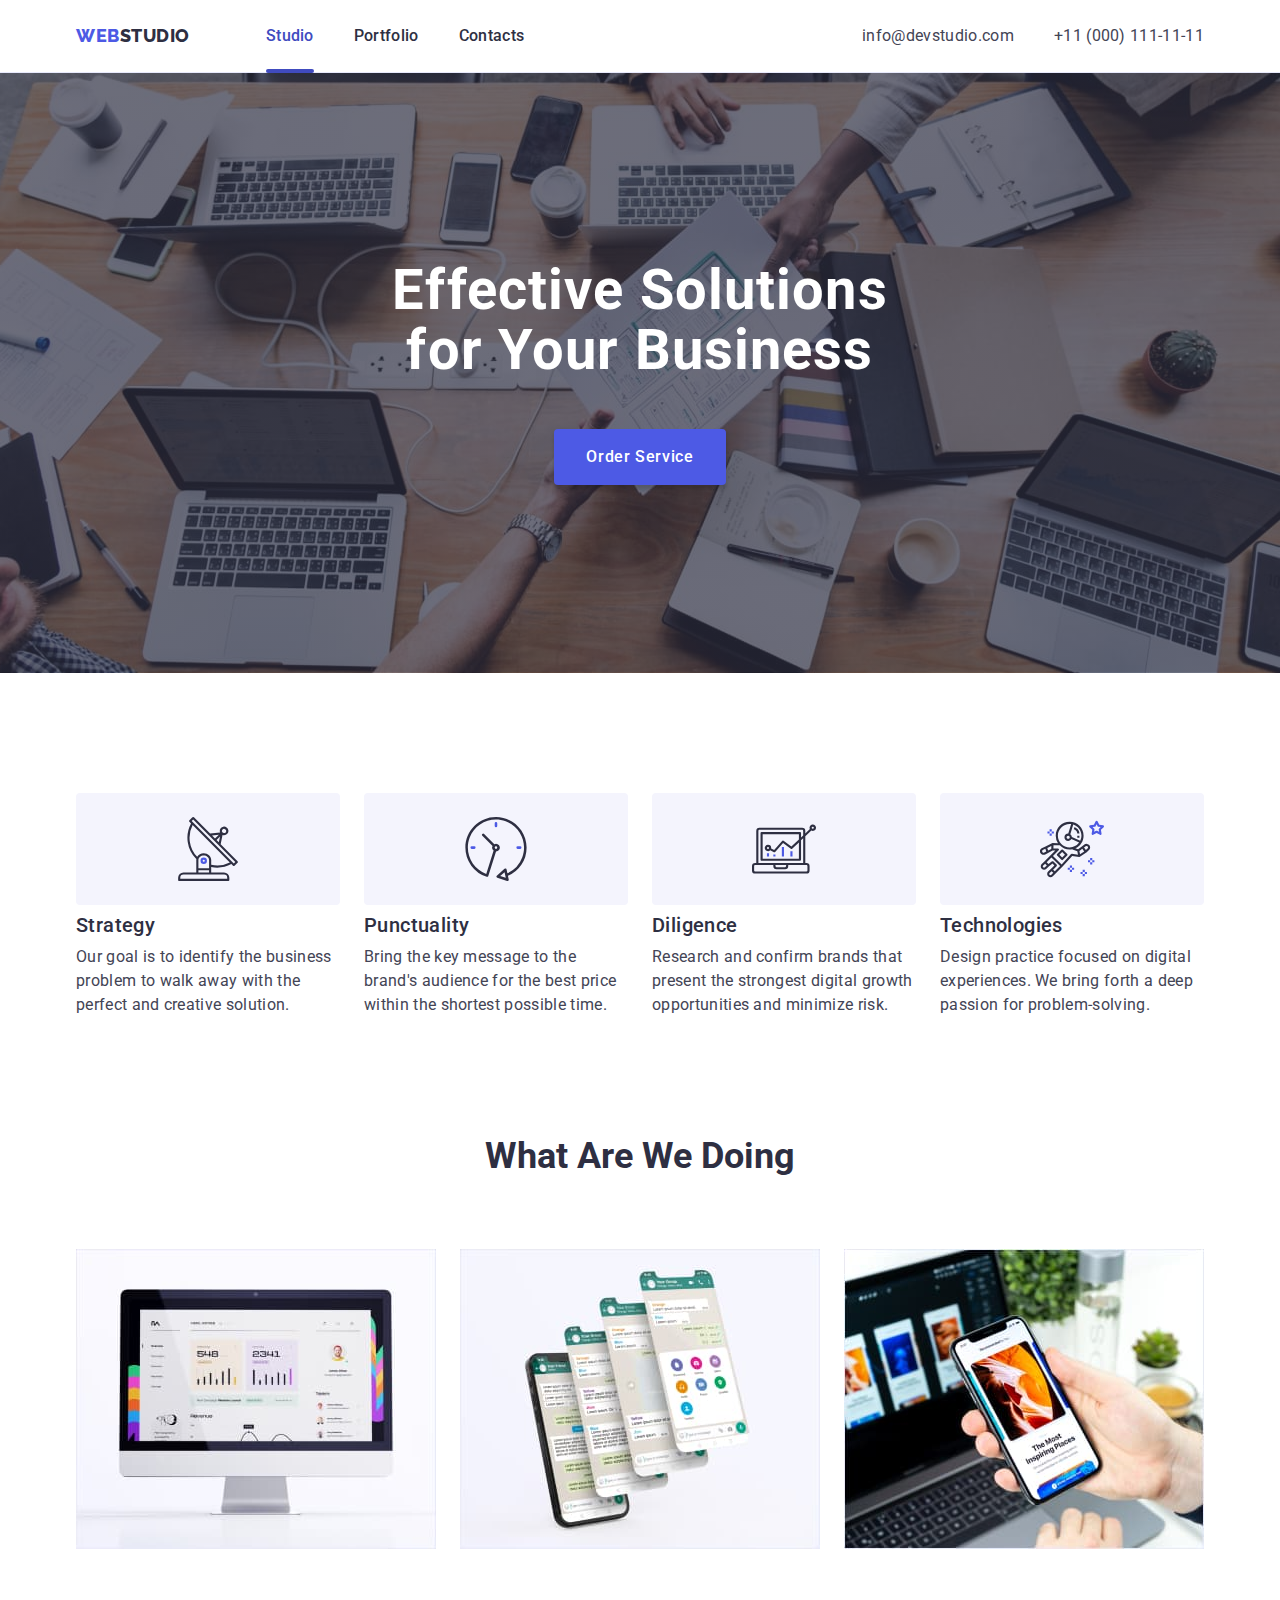
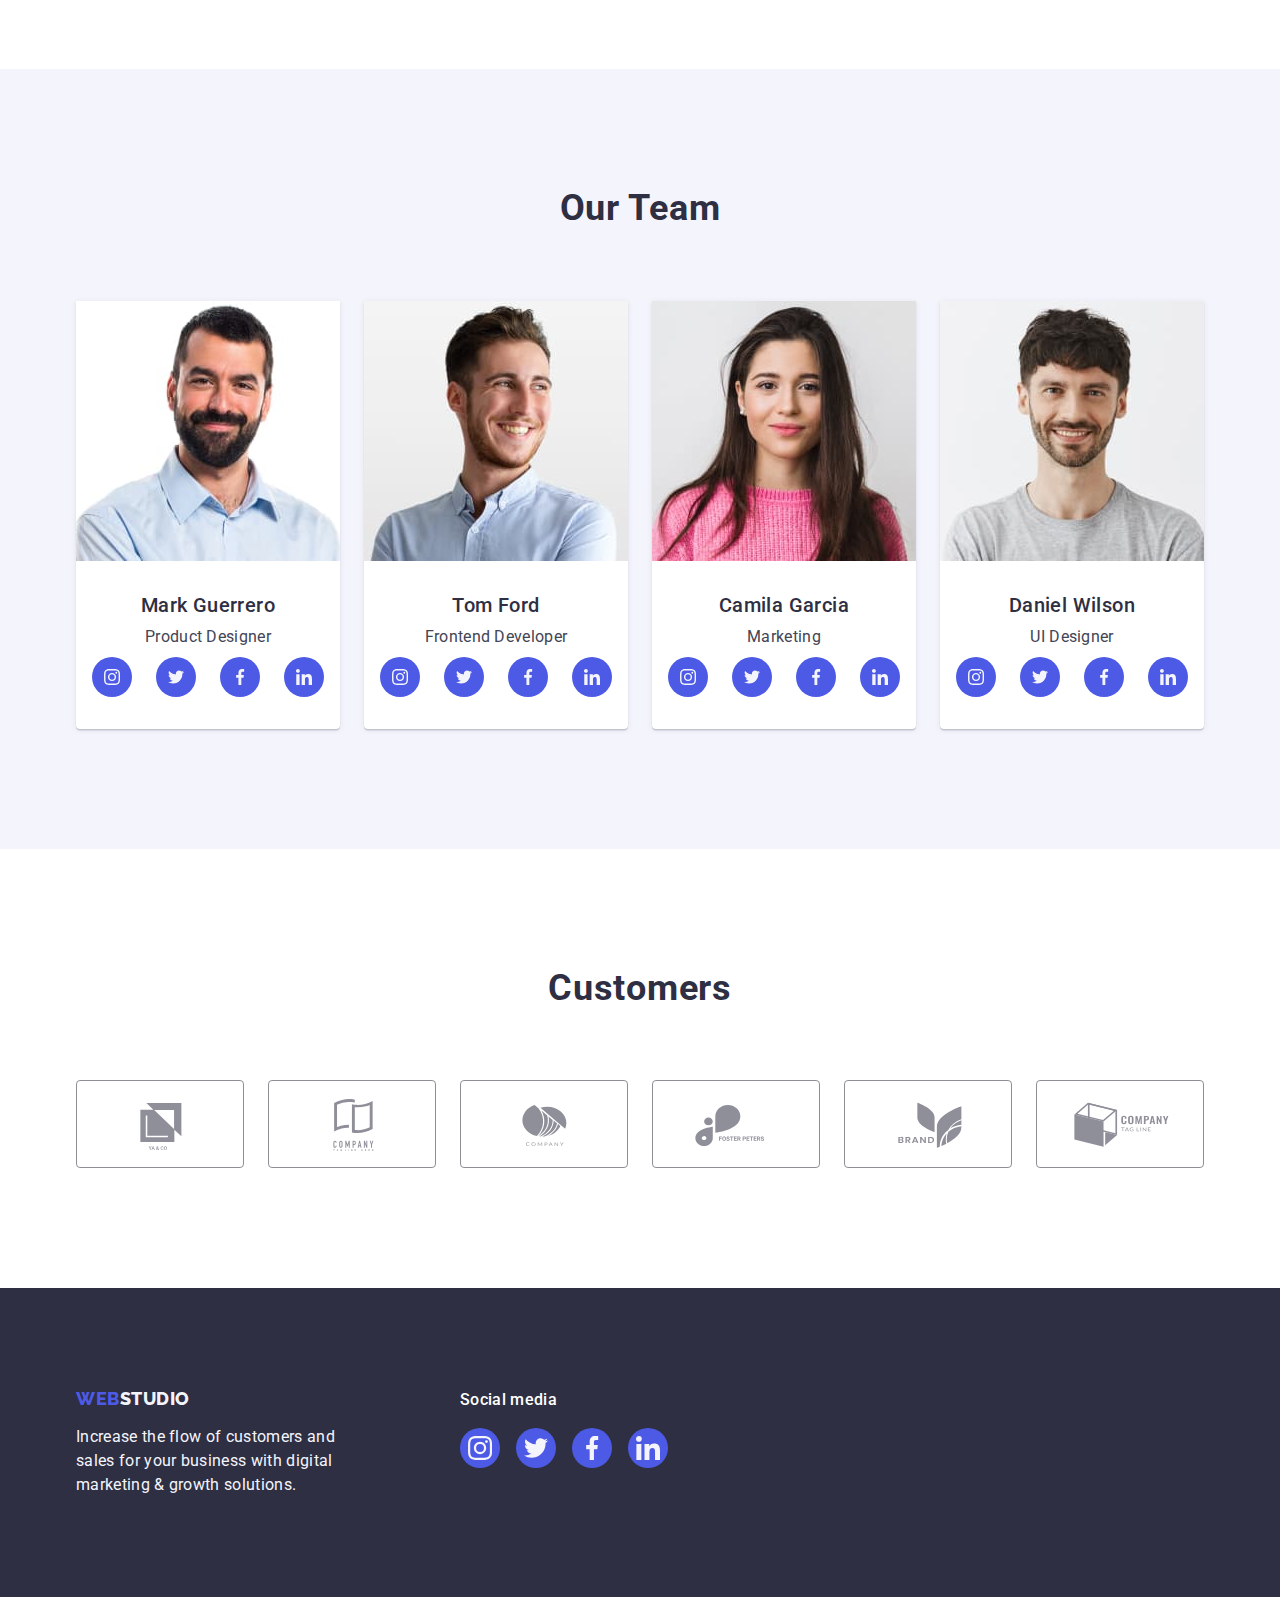
<file: index.html>
<!DOCTYPE html>
<html lang="en">
  <head>
    <meta charset="UTF-8" />
    <meta http-equiv="X-UA-Compatible" content="IE=edge" />
    <meta name="viewport" content="width=device-width, initial-scale=1.0" />
    <title>WebStudio</title>

    <!-- Fonts -->
    <link rel="preconnect" href="https://fonts.googleapis.com" />
    <link rel="preconnect" href="https://fonts.gstatic.com" crossorigin />
    <link
      href="https://fonts.googleapis.com/css2?family=Raleway:wght@800&family=Roboto:wght@400;500;700;900&display=swap"
      rel="stylesheet"
    />

    <!-- Normalize -->
    <link
      rel="stylesheet"
      href="https://cdn.jsdelivr.net/npm/modern-normalize@1.1.0/modern-normalize.min.css"
    />

    <!-- Styles -->
    <link rel="stylesheet" href="./css/styles.css" />
  </head>
  <body>
    <!-- Header section -->
    <header class="header">
      <div class="container header-cont">
        <nav class="header-nav main-nav">
          <a class="header-logo link" href="./index.html"
            >Web<span class="header-logo-second">Studio</span></a
          >
          <ul class="header-nav-list list">
            <li class="header-item">
              <a class="header-link current link" href="./index.html">Studio</a>
            </li>
            <li class="header-item">
              <a class="header-link link" href="./portfolio.html">Portfolio</a>
            </li>
            <li class="header-item">
              <a class="header-link link" href="">Contacts</a>
            </li>
          </ul>
        </nav>
        <address class="header-contacts">
          <ul class="header-nav-contacts-list list">
            <li class="header-contacts-item">
              <a
                class="header-contacts-link link"
                href="mailto:info@devstudio.com"
                >info@devstudio.com</a
              >
            </li>
            <li class="header-contacts-item">
              <a class="header-contacts-link link" href="tel:+110001111111"
                >+11 (000) 111-11-11</a
              >
            </li>
          </ul>
        </address>
      </div>
    </header>
    <main>
      <!-- hero image -->
      <section class="hero">
        <div class="container">
          <h1 class="hero-title">Effective Solutions for Your Business</h1>
          <button class="hero-btn" type="button" data-modal-open>
            Order Service
          </button>
        </div>
      </section>
      <!-- Section 1 -->
      <section class="about-section">
        <div class="container">
          <h2 class="visually-hidden">About Studio</h2>
          <ul class="about-icons-list list">
            <li class="about-icons-item">
              <div class="about-icons-images">
                <svg width="64" height="64">
                  <use href="./images/icons.svg#icon-antenna"></use>
                </svg>
              </div>
            </li>
            <li class="about-icons-item">
              <div class="about-icons-images">
                <svg width="64" height="64">
                  <use href="./images/icons.svg#icon-clock"></use>
                </svg>
              </div>
            </li>
            <li class="about-icons-item">
              <div class="about-icons-images">
                <svg width="64" height="64">
                  <use href="./images/icons.svg#icon-diagram"></use>
                </svg>
              </div>
            </li>
            <li class="about-icons-item">
              <div class="about-icons-images">
                <svg width="64" height="64">
                  <use href="./images/icons.svg#icon-astronaut"></use>
                </svg>
              </div>
            </li>
          </ul>
          <ul class="about-list list">
            <li class="about-item">
              <h3 class="about-title-name">Strategy</h3>
              <p class="about-undertitle">
                Our goal is to identify the business problem to walk away with
                the perfect and creative solution.
              </p>
            </li>
            <li class="about-item">
              <h3 class="about-title-name">Punctuality</h3>
              <p class="about-undertitle">
                Bring the key message to the brand's audience for the best price
                within the shortest possible time.
              </p>
            </li>
            <li class="about-item">
              <h3 class="about-title-name">Diligence</h3>
              <p class="about-undertitle">
                Research and confirm brands that present the strongest digital
                growth opportunities and minimize risk.
              </p>
            </li>
            <li class="about-item">
              <h3 class="about-title-name">Technologies</h3>
              <p class="about-undertitle">
                Design practice focused on digital experiences. We bring forth a
                deep passion for problem-solving.
              </p>
            </li>
          </ul>
        </div>
      </section>
      <!-- Section 2 -->
      <section class="projects-section">
        <div class="container">
          <h2 class="projects-title">What are we doing</h2>
          <ul class="projects-list list">
            <li class="projects-item">
              <img
                class="projects-img"
                src="./images/img-1.jpg"
                alt="website on a laptop"
                width="360"
                height="300"
              />
            </li>
            <li class="projects-item">
              <img
                class="projects-img"
                src="./images/img-2.jpg"
                alt="different website pages on a phone"
                width="360"
                height="300"
              />
            </li>
            <li class="projects-item">
              <img
                class="projects-img"
                src="./images/img-3.jpg"
                alt="website on a phone"
                width="360"
                height="300"
              />
            </li>
          </ul>
        </div>
      </section>
      <!-- Section 3 -->
      <section class="team-section">
        <div class="container">
          <h2 class="team-title">Our Team</h2>
          <ul class="team-list list">
            <li class="team-item">
              <div class="team-photo">
                <img
                  class="team-img"
                  src="./images/img-4.jpg"
                  alt="photo of the Product Designer"
                  width="264"
                  height="260"
                />
              </div>
              <div class="team-details">
                <h3 class="team-title-name">Mark Guerrero</h3>
                <p class="team-undertitle">Product Designer</p>
                <ul class="socials list">
                  <li class="socials-item">
                    <a
                      class="socials-link link"
                      href="https://instagram.com"
                      target="_blank"
                      rel="noopener noreferrer"
                      aria-label="Instagram icon"
                    >
                      <svg class="socials-icon" width="16" height="16">
                        <use href="./images/icons.svg#icon-instagram"></use>
                      </svg>
                    </a>
                  </li>
                  <li class="socials-item">
                    <a
                      class="socials-link link"
                      href="https://twitter.com"
                      target="_blank"
                      rel="noopener noreferrer"
                      aria-label="Twitter icon"
                    >
                      <svg class="socials-icon" width="16" height="16">
                        <use href="./images/icons.svg#icon-twitter"></use>
                      </svg>
                    </a>
                  </li>
                  <li class="socials-item">
                    <a
                      class="socials-link link"
                      href="https://facebook.com"
                      target="_blank"
                      rel="noopener noreferrer"
                      aria-label="Facebook icon"
                    >
                      <svg class="socials-icon" width="16" height="16">
                        <use href="./images/icons.svg#icon-facebook"></use>
                      </svg>
                    </a>
                  </li>
                  <li class="socials-item">
                    <a
                      class="socials-link link"
                      href="https://linkedin.com"
                      target="_blank"
                      rel="noopener noreferrer"
                      aria-label="Linkedin icon"
                    >
                      <svg class="socials-icon" width="16" height="16">
                        <use href="./images/icons.svg#icon-linkedin"></use>
                      </svg>
                    </a>
                  </li>
                </ul>
              </div>
            </li>
            <li class="team-item">
              <div class="team-photo">
                <img
                  class="team-img"
                  src="./images/img-5.jpg"
                  alt="photo of the Frontend Developer"
                  width="264"
                  height="260"
                />
              </div>
              <div class="team-details">
                <h3 class="team-title-name">Tom Ford</h3>
                <p class="team-undertitle">Frontend Developer</p>
                <ul class="socials list">
                  <li class="socials-item">
                    <a
                      class="socials-link link"
                      href="https://instagram.com"
                      target="_blank"
                      rel="noopener noreferrer"
                      aria-label="Instagram icon"
                    >
                      <svg class="socials-icon" width="16" height="16">
                        <use href="./images/icons.svg#icon-instagram"></use>
                      </svg>
                    </a>
                  </li>
                  <li class="socials-item">
                    <a
                      class="socials-link link"
                      href="https://twitter.com"
                      target="_blank"
                      rel="noopener noreferrer"
                      aria-label="Twitter icon"
                    >
                      <svg class="socials-icon" width="16" height="16">
                        <use href="./images/icons.svg#icon-twitter"></use>
                      </svg>
                    </a>
                  </li>
                  <li class="socials-item">
                    <a
                      class="socials-link link"
                      href="https://facebook.com"
                      target="_blank"
                      rel="noopener noreferrer"
                      aria-label="Facebook icon"
                    >
                      <svg class="socials-icon" width="16" height="16">
                        <use href="./images/icons.svg#icon-facebook"></use>
                      </svg>
                    </a>
                  </li>
                  <li class="socials-item">
                    <a
                      class="socials-link link"
                      href="https://linkedin.com"
                      target="_blank"
                      rel="noopener noreferrer"
                      aria-label="Linkedin icon"
                    >
                      <svg class="socials-icon" width="16" height="16">
                        <use href="./images/icons.svg#icon-linkedin"></use>
                      </svg>
                    </a>
                  </li>
                </ul>
              </div>
            </li>
            <li class="team-item">
              <div class="team-photo">
                <img
                  class="team-img"
                  src="./images/img-6.jpg"
                  alt="photo of the Marketing"
                  width="264"
                  height="260"
                />
              </div>
              <div class="team-details">
                <h3 class="team-title-name">Camila Garcia</h3>
                <p class="team-undertitle">Marketing</p>
                <ul class="socials list">
                  <li class="socials-item">
                    <a
                      class="socials-link link"
                      href="https://instagram.com"
                      target="_blank"
                      rel="noopener noreferrer"
                      aria-label="Instagram icon"
                    >
                      <svg class="socials-icon" width="16" height="16">
                        <use href="./images/icons.svg#icon-instagram"></use>
                      </svg>
                    </a>
                  </li>
                  <li class="socials-item">
                    <a
                      class="socials-link link"
                      href="https://twitter.com"
                      target="_blank"
                      rel="noopener noreferrer"
                      aria-label="Twitter icon"
                    >
                      <svg class="socials-icon" width="16" height="16">
                        <use href="./images/icons.svg#icon-twitter"></use>
                      </svg>
                    </a>
                  </li>
                  <li class="socials-item">
                    <a
                      class="socials-link link"
                      href="https://facebook.com"
                      target="_blank"
                      rel="noopener noreferrer"
                      aria-label="Facebook icon"
                    >
                      <svg class="socials-icon" width="16" height="16">
                        <use href="./images/icons.svg#icon-facebook"></use>
                      </svg>
                    </a>
                  </li>
                  <li class="socials-item">
                    <a
                      class="socials-link link"
                      href="https://linkedin.com"
                      target="_blank"
                      rel="noopener noreferrer"
                      aria-label="Linkedin icon"
                    >
                      <svg class="socials-icon" width="16" height="16">
                        <use href="./images/icons.svg#icon-linkedin"></use>
                      </svg>
                    </a>
                  </li>
                </ul>
              </div>
            </li>
            <li class="team-item">
              <div class="team-photo">
                <img
                  class="team-img"
                  src="./images/img-7.jpg"
                  alt="photo of the UI Designer"
                  width="264"
                  height="260"
                />
              </div>
              <div class="team-details">
                <h3 class="team-title-name">Daniel Wilson</h3>
                <p class="team-undertitle">UI Designer</p>
                <ul class="socials list">
                  <li class="socials-item">
                    <a
                      class="socials-link link"
                      href="https://instagram.com"
                      target="_blank"
                      rel="noopener noreferrer"
                      aria-label="Instagram icon"
                    >
                      <svg class="socials-icon" width="16" height="16">
                        <use href="./images/icons.svg#icon-instagram"></use>
                      </svg>
                    </a>
                  </li>
                  <li class="socials-item">
                    <a
                      class="socials-link link"
                      href="https://twitter.com"
                      target="_blank"
                      rel="noopener noreferrer"
                      aria-label="Twitter icon"
                    >
                      <svg class="socials-icon" width="16" height="16">
                        <use href="./images/icons.svg#icon-twitter"></use>
                      </svg>
                    </a>
                  </li>
                  <li class="socials-item">
                    <a
                      class="socials-link link"
                      href="https://facebook.com"
                      target="_blank"
                      rel="noopener noreferrer"
                      aria-label="Facebook icon"
                    >
                      <svg class="socials-icon" width="16" height="16">
                        <use href="./images/icons.svg#icon-facebook"></use>
                      </svg>
                    </a>
                  </li>
                  <li class="socials-item">
                    <a
                      class="socials-link link"
                      href="https://linkedin.com"
                      target="_blank"
                      rel="noopener noreferrer"
                      aria-label="Linkedin icon"
                    >
                      <svg class="socials-icon" width="16" height="16">
                        <use href="./images/icons.svg#icon-linkedin"></use>
                      </svg>
                    </a>
                  </li>
                </ul>
              </div>
            </li>
          </ul>
        </div>
      </section>

      <!-- Section 4 -->
      <section class="customer-section">
        <div class="container">
          <h2 class="customer-title">Customers</h2>
          <ul class="customer-icons-list list">
            <li class="customer-icons-item">
              <a href="" class="customers-link link">
                <svg class="customer-icon" width="104" height="56">
                  <use href="./images/icons.svg#icon-Logo"></use>
                </svg>
              </a>
            </li>
            <li class="customer-icons-item">
              <a href="" class="customers-link link">
                <svg class="customer-icon" width="104" height="56">
                  <use href="./images/icons.svg#icon-Logo_1"></use>
                </svg>
              </a>
            </li>
            <li class="customer-icons-item">
              <a href="" class="customers-link link">
                <svg class="customer-icon" width="104" height="56">
                  <use href="./images/icons.svg#icon-Logo_2"></use>
                </svg>
              </a>
            </li>
            <li class="customer-icons-item">
              <a href="" class="customers-link link">
                <svg class="customer-icon" width="104" height="56">
                  <use href="./images/icons.svg#icon-Logo_3"></use>
                </svg>
              </a>
            </li>
            <li class="customer-icons-item">
              <a href="" class="customers-link link">
                <svg class="customer-icon" width="104" height="56">
                  <use href="./images/icons.svg#icon-Logo_4"></use>
                </svg>
              </a>
            </li>
            <li class="customer-icons-item">
              <a href="" class="customers-link link">
                <svg class="customer-icon" width="104" height="56">
                  <use href="./images/icons.svg#icon-Logo_5"></use>
                </svg>
              </a>
            </li>
          </ul>
        </div>
      </section>
    </main>

    <!-- Footer section -->
    <footer class="footer">
      <div class="container footer-cont">
        <div class="footer-logo-cont">
          <a class="footer-logo link" href="./index.html"
            >Web<span class="footer-logo-second">Studio</span></a
          >
          <p class="footer-undertitle">
            Increase the flow of customers and sales for your business with
            digital marketing & growth solutions.
          </p>
        </div>
        <div class="footer-socials">
          <p class="footer-title">Social media</p>
          <ul class="socials-footer-list list">
            <li class="socials-item">
              <a
                class="socials-link-footer link"
                href="https://instagram.com"
                target="_blank"
                rel="noopener noreferrer"
                aria-label="Instagram icon"
              >
                <svg class="socials-icon" width="24" height="24">
                  <use href="./images/icons.svg#icon-instagram"></use>
                </svg>
              </a>
            </li>
            <li class="socials-item">
              <a
                class="socials-link-footer link"
                href="https://twitter.com"
                target="_blank"
                rel="noopener noreferrer"
                aria-label="Twitter icon"
              >
                <svg class="socials-icon" width="24" height="24">
                  <use href="./images/icons.svg#icon-twitter"></use>
                </svg>
              </a>
            </li>
            <li class="socials-item">
              <a
                class="socials-link-footer link"
                href="https://facebook.com"
                target="_blank"
                rel="noopener noreferrer"
                aria-label="Facebook icon"
              >
                <svg class="socials-icon" width="24" height="24">
                  <use href="./images/icons.svg#icon-facebook"></use>
                </svg>
              </a>
            </li>
            <li class="socials-item">
              <a
                class="socials-link-footer link"
                href="https://linkedin.com"
                target="_blank"
                rel="noopener noreferrer"
                aria-label="Linkedin icon"
              >
                <svg class="socials-icon" width="24" height="24">
                  <use href="./images/icons.svg#icon-linkedin"></use>
                </svg>
              </a>
            </li>
          </ul>
        </div>
      </div>
    </footer>

    <!-- Modal window -->
    <div class="backdrop is-hidden" data-modal>
      <div class="modal">
        <button class="modal-btn" type="button" data-modal-close>
          <svg class="modal-icon" width="8" height="8">
            <use href="./images/icons.svg#icon-close-btn"></use>
          </svg>
        </button>
      </div>
    </div>

    <script src="./js/modal.js"></script>
  </body>
</html>
</file>
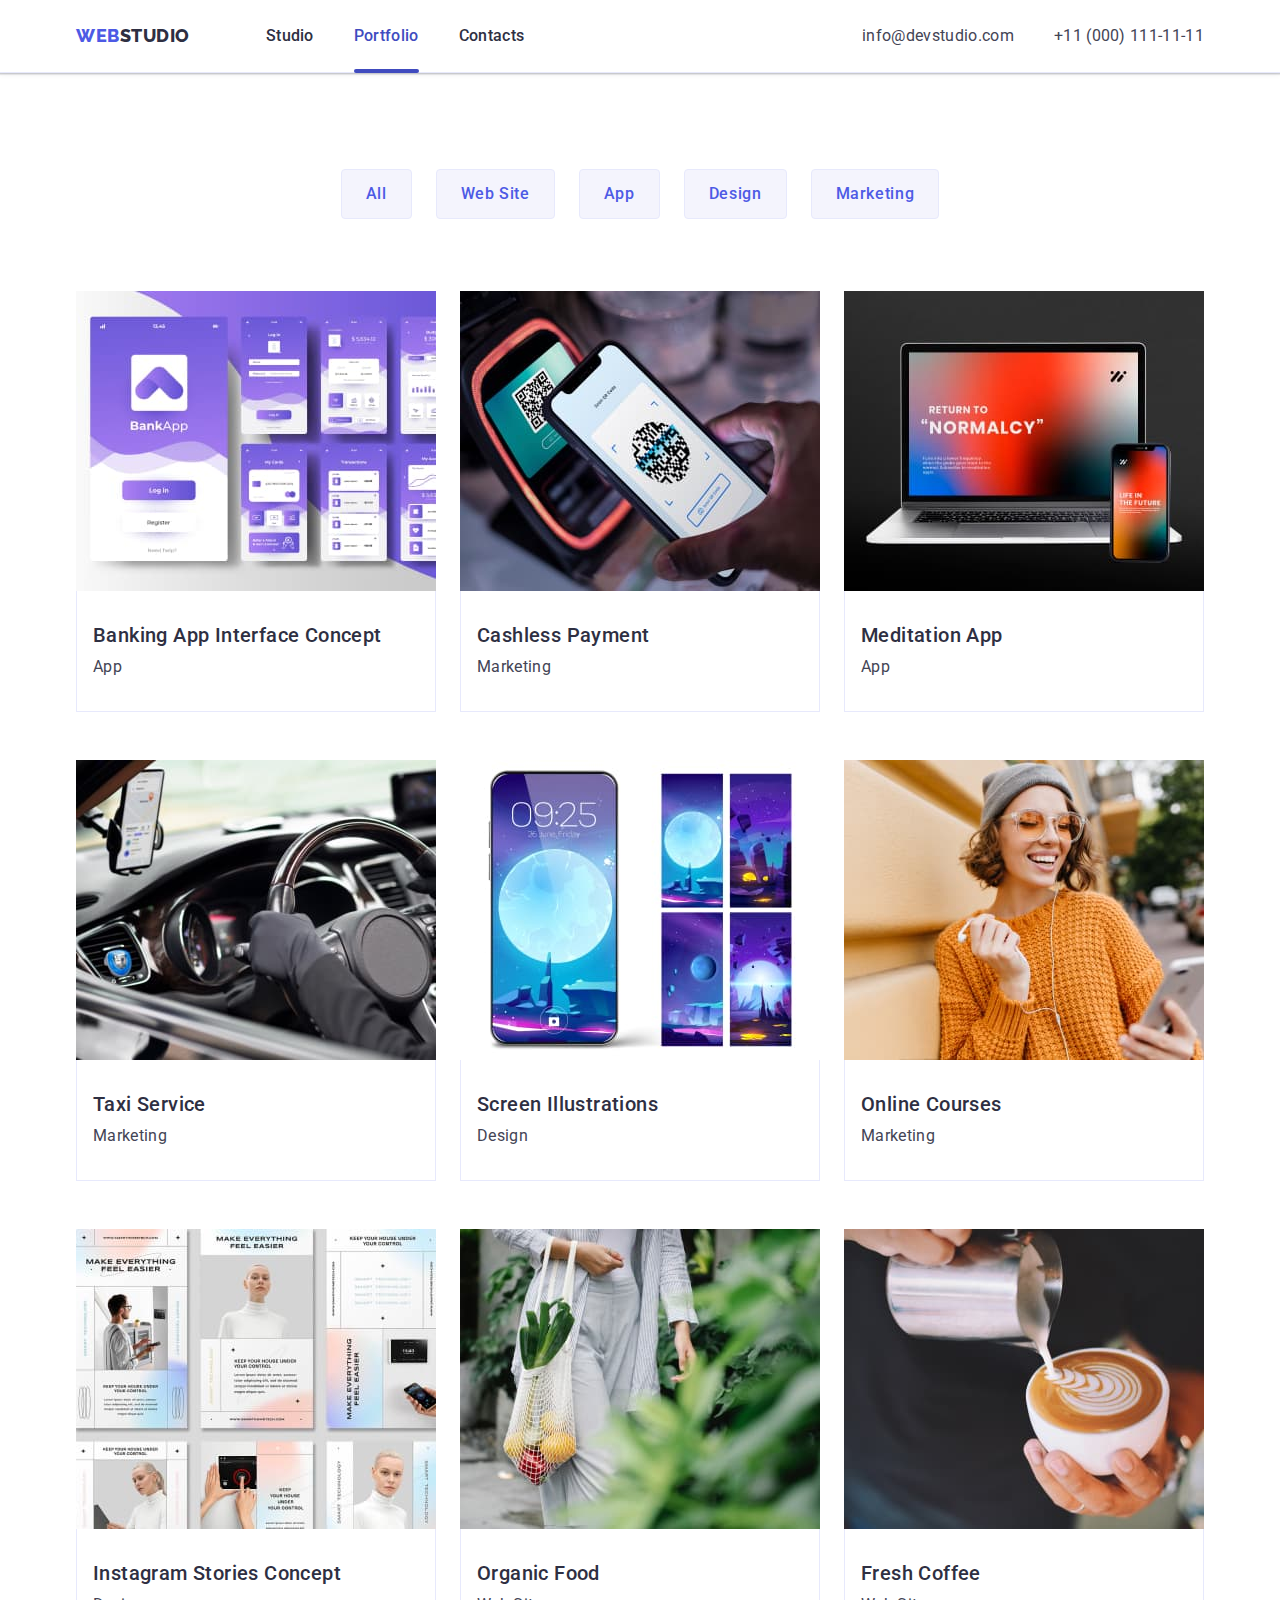
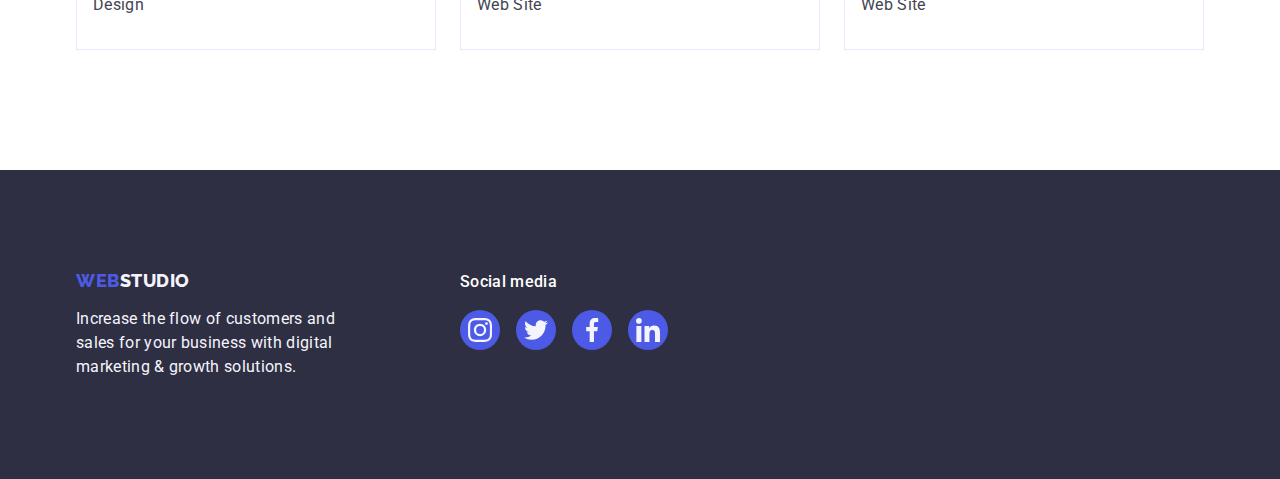
<file: portfolio.html>
<!DOCTYPE html>
<html lang="en">
  <head>
    <meta charset="UTF-8" />
    <meta http-equiv="X-UA-Compatible" content="IE=edge" />
    <meta name="viewport" content="width=, initial-scale=1.0" />
    <title>Portfolio</title>

    <!-- Font  -->
    <link rel="preconnect" href="https://fonts.googleapis.com" />
    <link rel="preconnect" href="https://fonts.gstatic.com" crossorigin />
    <link
      href="https://fonts.googleapis.com/css2?family=Raleway:wght@800&family=Roboto:wght@400;500;700;900&display=swap"
      rel="stylesheet"
    />

    <!-- Normalize -->
    <link
      rel="stylesheet"
      href="https://cdn.jsdelivr.net/npm/modern-normalize@1.1.0/modern-normalize.min.css"
    />

    <!-- Styles -->
    <link rel="stylesheet" href="./css/styles.css" />
  </head>
  <body>
    <!-- Header section -->
    <header class="header">
      <div class="container header-cont">
        <nav class="header-nav main-nav">
          <a class="header-logo link" href="./index.html"
            >Web<span class="header-logo-second">Studio</span></a
          >
          <ul class="header-nav-list list">
            <li class="header-item">
              <a class="header-link link" href="./index.html">Studio</a>
            </li>
            <li class="header-item">
              <a class="header-link current link" href="./portfolio.html"
                >Portfolio</a
              >
            </li>
            <li class="header-item">
              <a class="header-link link" href="">Contacts</a>
            </li>
          </ul>
        </nav>
        <address class="header-contacts">
          <ul class="header-nav-contacts-list list">
            <li class="header-contacts-item">
              <a
                class="header-contacts-link link"
                href="mailto:info@devstudio.com"
                >info@devstudio.com</a
              >
            </li>
            <li class="header-contacts-item">
              <a class="header-contacts-link link" href="tel:+110001111111"
                >+11 (000) 111-11-11</a
              >
            </li>
          </ul>
        </address>
      </div>
    </header>
    <main>
      <!-- Section 1 -->
      <section class="portfolio-cont">
        <div class="container">
          <h1 class="visually-hidden">Portfolio</h1>
          <ul class="portfolio-btn-list list">
            <li class="porfolio-btn-item">
              <button class="portfolio-btn" type="button">All</button>
            </li>
            <li class="porfolio-btn-item">
              <button class="portfolio-btn" type="button">Web Site</button>
            </li>
            <li class="porfolio-btn-item">
              <button class="portfolio-btn" type="button">App</button>
            </li>
            <li class="porfolio-btn-item">
              <button class="portfolio-btn" type="button">Design</button>
            </li>
            <li class="porfolio-btn-item">
              <button class="portfolio-btn" type="button">Marketing</button>
            </li>
          </ul>
          <ul class="portfolio-img-list list">
            <li class="portfoli-img-item">
              <a class="portfolio-img-link link" href="">
                <div class="portfolio-img-box">
                  <img
                    class="portfolio-img"
                    src="./images/img-8.jpg"
                    alt="Interface Concept"
                    width="360"
                    height="300"
                  />
                  <div class="overlay">
                    <p class="portfolio-img-overlay">
                      14 Stylish and User-Friendly App Design Concepts · Task
                      Manager App · Calorie Tracker App · Exotic Fruit Ecommerce
                      App · Cloud Storage App
                    </p>
                  </div>
                </div>
                <div class="portfolio-details">
                  <h2 class="portfolio-title-name">
                    Banking App Interface Concept
                  </h2>
                  <p class="portfolio-undertitle">App</p>
                </div>
              </a>
            </li>
            <li class="portfoli-img-item">
              <a class="portfolio-img-link link" href="">
                <div class="portfolio-img-box">
                  <img
                    class="portfolio-img"
                    src="./images/img-9.jpg"
                    alt="Payment by QR code"
                    width="360"
                    height="300"
                  />
                  <div class="overlay">
                    <p class="portfolio-img-overlay">
                      14 Stylish and User-Friendly App Design Concepts · Task
                      Manager App · Calorie Tracker App · Exotic Fruit Ecommerce
                      App · Cloud Storage App
                    </p>
                  </div>
                </div>
                <div class="portfolio-details">
                  <h2 class="portfolio-title-name">Cashless Payment</h2>
                  <p class="portfolio-undertitle">Marketing</p>
                </div>
              </a>
            </li>
            <li class="portfoli-img-item">
              <a class="portfolio-img-link link" href="">
                <div class="portfolio-img-box">
                  <img
                    class="portfolio-img"
                    src="./images/img-10.jpg"
                    alt="Meditation App on tht phone and laptop"
                    width="360"
                    height="300"
                  />
                  <div class="overlay">
                    <p class="portfolio-img-overlay">
                      14 Stylish and User-Friendly App Design Concepts · Task
                      Manager App · Calorie Tracker App · Exotic Fruit Ecommerce
                      App · Cloud Storage App
                    </p>
                  </div>
                </div>
                <div class="portfolio-details">
                  <h2 class="portfolio-title-name">Meditation App</h2>
                  <p class="portfolio-undertitle">App</p>
                </div>
              </a>
            </li>
            <li class="portfoli-img-item">
              <a class="portfolio-img-link link" href="">
                <div class="portfolio-img-box">
                  <img
                    class="portfolio-img"
                    src="./images/img-11.jpg"
                    alt="taxi driver"
                    width="360"
                    height="300"
                  />
                  <div class="overlay">
                    <p class="portfolio-img-overlay">
                      14 Stylish and User-Friendly App Design Concepts · Task
                      Manager App · Calorie Tracker App · Exotic Fruit Ecommerce
                      App · Cloud Storage App
                    </p>
                  </div>
                </div>
                <div class="portfolio-details">
                  <h2 class="portfolio-title-name">Taxi Service</h2>
                  <p class="portfolio-undertitle">Marketing</p>
                </div>
              </a>
            </li>
            <li class="portfoli-img-item">
              <a class="portfolio-img-link link" href="">
                <div class="portfolio-img-box">
                  <img
                    class="portfolio-img"
                    src="./images/img-12.jpg"
                    alt="moon`s illustrations on the phone"
                    width="360"
                    height="300"
                  />
                  <div class="overlay">
                    <p class="portfolio-img-overlay">
                      14 Stylish and User-Friendly App Design Concepts · Task
                      Manager App · Calorie Tracker App · Exotic Fruit Ecommerce
                      App · Cloud Storage App
                    </p>
                  </div>
                </div>
                <div class="portfolio-details">
                  <h2 class="portfolio-title-name">Screen Illustrations</h2>
                  <p class="portfolio-undertitle">Design</p>
                </div>
              </a>
            </li>
            <li class="portfoli-img-item">
              <a class="portfolio-img-link link" href="">
                <div class="portfolio-img-box">
                  <img
                    class="portfolio-img"
                    src="./images/img-13.jpg"
                    alt="smiling girl"
                    width="360"
                    height="300"
                  />
                  <div class="overlay">
                    <p class="portfolio-img-overlay">
                      14 Stylish and User-Friendly App Design Concepts · Task
                      Manager App · Calorie Tracker App · Exotic Fruit Ecommerce
                      App · Cloud Storage App
                    </p>
                  </div>
                </div>
                <div class="portfolio-details">
                  <h2 class="portfolio-title-name">Online Courses</h2>
                  <p class="portfolio-undertitle">Marketing</p>
                </div>
              </a>
            </li>
            <li class="portfoli-img-item">
              <a class="portfolio-img-link link" href="">
                <div class="portfolio-img-box">
                  <img
                    class="portfolio-img"
                    src="./images/img-14.jpg"
                    alt="girl`s instagram page"
                    width="360"
                    height="300"
                  />
                  <div class="overlay">
                    <p class="portfolio-img-overlay">
                      14 Stylish and User-Friendly App Design Concepts · Task
                      Manager App · Calorie Tracker App · Exotic Fruit Ecommerce
                      App · Cloud Storage App
                    </p>
                  </div>
                </div>
                <div class="portfolio-details">
                  <h2 class="portfolio-title-name">
                    Instagram Stories Concept
                  </h2>
                  <p class="portfolio-undertitle">Design</p>
                </div>
              </a>
            </li>
            <li class="portfoli-img-item">
              <a class="portfolio-img-link link" href="">
                <div class="portfolio-img-box">
                  <img
                    class="portfolio-img"
                    src="./images/img-15.jpg"
                    alt="girl and a bag with vegetables"
                    width="360"
                    height="300"
                  />
                  <div class="overlay">
                    <p class="portfolio-img-overlay">
                      14 Stylish and User-Friendly App Design Concepts · Task
                      Manager App · Calorie Tracker App · Exotic Fruit Ecommerce
                      App · Cloud Storage App
                    </p>
                  </div>
                </div>
                <div class="portfolio-details">
                  <h2 class="portfolio-title-name">Organic Food</h2>
                  <p class="portfolio-undertitle">Web Site</p>
                </div>
              </a>
            </li>
            <li class="portfoli-img-item">
              <a class="portfolio-img-link link" href="">
                <div class="portfolio-img-box">
                  <img
                    class="portfolio-img"
                    src="./images/img-16.jpg"
                    alt="Cup of Coffee"
                    width="360"
                    height="300"
                  />
                  <div class="overlay">
                    <p class="portfolio-img-overlay">
                      14 Stylish and User-Friendly App Design Concepts · Task
                      Manager App · Calorie Tracker App · Exotic Fruit Ecommerce
                      App · Cloud Storage App
                    </p>
                  </div>
                </div>
                <div class="portfolio-details">
                  <h2 class="portfolio-title-name">Fresh Coffee</h2>
                  <p class="portfolio-undertitle">Web Site</p>
                </div>
              </a>
            </li>
          </ul>
        </div>
      </section>
    </main>

    <!-- Footer section -->
    <footer class="footer">
      <div class="container footer-cont">
        <div class="footer-logo-cont">
          <a class="footer-logo link" href="./index.html"
            >Web<span class="footer-logo-second">Studio</span></a
          >
          <p class="footer-undertitle">
            Increase the flow of customers and sales for your business with
            digital marketing & growth solutions.
          </p>
        </div>
        <div class="footer-socials">
          <h2 class="footer-title">Social media</h2>
          <ul class="socials-footer-list list">
            <li class="socials-item">
              <a
                class="socials-link-footer link"
                href="https://instagram.com"
                target="_blank"
                rel="noopener noreferrer"
                aria-label="Instagram icon"
              >
                <svg class="socials-icon" width="24" height="24">
                  <use href="./images/icons.svg#icon-instagram"></use>
                </svg>
              </a>
            </li>
            <li class="socials-item">
              <a
                class="socials-link-footer link"
                href="https://twitter.com"
                target="_blank"
                rel="noopener noreferrer"
                aria-label="Twitter icon"
              >
                <svg class="socials-icon" width="24" height="24">
                  <use href="./images/icons.svg#icon-twitter"></use>
                </svg>
              </a>
            </li>
            <li class="socials-item">
              <a
                class="socials-link-footer link"
                href="https://facebook.com"
                target="_blank"
                rel="noopener noreferrer"
                aria-label="Facebook icon"
              >
                <svg class="socials-icon" width="24" height="24">
                  <use href="./images/icons.svg#icon-facebook"></use>
                </svg>
              </a>
            </li>
            <li class="socials-item">
              <a
                class="socials-link-footer link"
                href="https://linkedin.com"
                target="_blank"
                rel="noopener noreferrer"
                aria-label="Linkedin icon"
              >
                <svg class="socials-icon" width="24" height="24">
                  <use href="./images/icons.svg#icon-linkedin"></use>
                </svg>
              </a>
            </li>
          </ul>
        </div>
      </div>
    </footer>
  </body>
</html>
</file>
<file: css/styles.css>
:root {
  /* Colors  */

  --iris: #4d5ae5;
  --ocean: #404bbf;
  --navy-blue: #2e2f42;
  --green: #31d0aa;
  --slate: #434455;
  --light-slate: #8e8f99;
  --cornflower: #e7e9fc;
  --cloud: #f4f4fd;
  --navy-blue-bg: #2e2f42;
  --grey: #2e2f42;
  --white: #ffffff;
  --dairy: #fcfcfc;

  /* Fonts  */
  --primary-font: Roboto, sans-serif;
  --secondary-font: Releway, sans-serif;

  /* Transition */

  --transition-standart: 250ms cubic-bezier(0.4, 0, 0.2, 1);
}

/* Base styles */

body {
  font-family: var(--primary-font);
  font-size: 16px;
  color: var(--slate);
  background-color: var(--white);
}

/* reset start */

h1,
h2,
h3,
p {
  margin: 0;
}

img {
  display: block;
}

.link {
  text-decoration: none;
}

.list {
  list-style: none;
  margin: 0;
  padding: 0;
}

.visually-hidden {
  position: absolute;
  width: 1px;
  height: 1px;
  margin: -1px;
  border: 0;
  padding: 0;

  white-space: nowrap;
  clip-path: inset(100%);
  clip: rect(0 0 0 0);
  overflow: hidden;
}

.container {
  width: 1158px;
  margin-right: auto;
  margin-left: auto;
  padding: 0 15px;
}

/* Header styles */

.header {
  border-bottom: 1px solid #e7e9fc;
  box-shadow: 0px 2px 1px rgba(46, 47, 66, 0.08),
    0px 1px 1px rgba(46, 47, 66, 0.16), 0px 1px 6px rgba(46, 47, 66, 0.08);
}

.header-cont {
  display: flex;
  align-items: center;
}

.main-nav {
  display: flex;
  align-items: center;
  margin-right: auto;
}

.header-logo {
  margin-right: 76px;

  font-family: "Raleway", sans-serif;
  font-weight: 800;
  font-size: 18px;
  line-height: 1.17;
  letter-spacing: 0.03em;
  text-transform: uppercase;

  color: var(--iris);
}

.header-logo-second {
  font-family: "Raleway", sans-serif;
  color: var(--navy-blue);
}

.header-nav-list {
  display: flex;
  align-items: center;
}

.header-link {
  position: relative;

  display: block;

  font-weight: 500;
  font-size: 16px;
  line-height: 1.5;
  letter-spacing: 0.02em;
  color: var(--navy-blue);
  padding: 24px 0;

  transition: color var(--transition-standart);
}

.header-link::after {
  content: "";
  position: absolute;
  top: 69px;
  left: 0px;

  display: block;
  width: 100%;
  height: 4px;

  border-radius: 2px;
}

.header-link.current {
  color: var(--ocean);
}

.header-link.current::after {
  background-color: var(--ocean);
}

.header-item {
  margin-right: 40px;
}

.header-item:last-child {
  margin-right: 0px;
}

.header-contacts {
  font-style: normal;
}

.header-nav-contacts-list {
  display: flex;
}

.header-contacts-link {
  line-height: 1.5;
  letter-spacing: 0.02em;
  color: var(--slate);

  transition: color var(--transition-standart);
}

.header-contacts-item {
  margin-right: 40px;
}

.header-contacts-item:last-child {
  margin-right: 0px;
}

.header-link:hover,
.header-link:focus,
.header-contacts-link:hover,
.header-contacts-link:focus {
  color: var(--ocean);
}

/* Hero styles */

.hero {
  text-align: center;
  padding-top: 188px;
  padding-bottom: 188px;

  max-width: 1440px;
  margin-left: auto;
  margin-right: auto;
  background-color: var(--grey);
  background-image: linear-gradient(
      rgba(46, 47, 66, 0.7),
      rgba(46, 47, 66, 0.7)
    ),
    url(../images/hero/hero_image.jpg);
  background-repeat: no-repeat;
  background-position: center;
  background-size: cover;
}

.hero-title {
  margin-bottom: 48px;
  max-width: 496px;
  margin-right: auto;
  margin-left: auto;

  font-weight: 700;
  font-size: 56px;
  line-height: 1.07;
  letter-spacing: 0.02em;
  color: var(--white);
}

.hero-btn {
  display: block;
  padding-bottom: 16px;
  padding-top: 16px;
  padding-right: 32px;
  padding-left: 32px;
  border-radius: 4px;
  border: transparent;
  min-width: 169px;
  margin-right: auto;
  margin-left: auto;
  box-shadow: 0px 4px 4px rgba(0, 0, 0, 0.15);

  font-family: inherit;
  font-weight: 500;
  font-size: 16px;
  line-height: 1.5;
  letter-spacing: 0.04em;

  color: var(--white);
  background-color: var(--iris);
  cursor: pointer;

  transition: backgroud-color var(--transition-standart);
}

.hero-btn:hover,
.hero-btn:focus {
  background-color: var(--ocean);
}

/* Section 1 styles */

.about-section {
  padding-top: 120px;
  padding-bottom: 120px;
}

.about-list {
  display: flex;
}

.about-title-name {
  margin-bottom: 8px;

  font-weight: 500;
  font-size: 20px;
  line-height: 1.2;
  letter-spacing: 0.02em;

  color: var(--navy-blue);
}

.about-undertitle {
  line-height: 1.5;
  letter-spacing: 0.02em;
}

.about-item {
  margin-right: 24px;
  width: 264px;
}

.about-item:last-child {
  margin-right: 0px;
}

.about-icons-list {
  display: flex;
  justify-content: center;
  gap: 24px;
}

.about-icons-item {
  display: flex;
  justify-content: center;
  align-items: center;
}

.about-icons-images {
  display: flex;
  justify-content: center;
  align-items: center;
  width: 264px;
  height: 112px;

  background: #f4f4fd;
  border-radius: 4px;
  margin-bottom: 8px;
}

/* Section 2 styles */

.projects-section {
  padding-bottom: 120px;
}

.projects-list {
  display: flex;
  gap: 24px;
}

.projects-title {
  margin-bottom: 72px;

  font-weight: 700;
  font-size: 36px;
  line-height: 1.11;
  text-align: center;
  text-transform: capitalize;

  color: var(--navy-blue);
}

/* Section 3 styles */

.team-section {
  background-color: var(--cloud);
  padding-top: 120px;
  padding-bottom: 120px;
}

.team-title {
  margin-bottom: 72px;

  font-weight: 700;
  font-size: 36px;
  line-height: 1.11;
  text-align: center;
  text-transform: capitalize;
  letter-spacing: 0.02em;

  color: var(--navy-blue);
}

.team-list {
  display: flex;
  gap: 24px;
}

.team-item {
  background-color: var(--white);
  box-shadow: 0px 1px 6px rgba(46, 47, 66, 0.08),
    0px 1px 1px rgba(46, 47, 66, 0.16), 0px 2px 1px rgba(46, 47, 66, 0.08);
  border-radius: 0px 0px 4px 4px;
}

.team-details {
  padding-top: 32px;
  padding-bottom: 32px;
}

.team-title-name {
  margin-bottom: 8px;

  font-weight: 500;
  font-size: 20px;
  line-height: 1.2;
  letter-spacing: 0.02em;
  text-align: center;

  color: var(--navy-blue);
}
.team-undertitle {
  margin-bottom: 8px;

  line-height: 1.5;
  letter-spacing: 0.02em;
  text-align: center;
}

/* Section 4 */

.customer-section {
  padding-bottom: 120px;
  padding-top: 120px;
}

.customer-title {
  margin-bottom: 72px;

  font-weight: 700;
  font-size: 36px;
  line-height: 1.1;
  text-align: center;
  letter-spacing: 0.02em;
  text-transform: capitalize;

  color: var(--navy-blue);
}

.customer-icons-list {
  display: flex;
  justify-content: center;
  gap: 24px;
}

.customers-link {
  display: flex;
  justify-content: center;
  align-items: center;

  width: 168px;
  height: 88px;

  border: 1px solid var(--light-slate);
  border-radius: 4px;

  color: var(--light-slate);

  transition: border var(--transition-standart),
    color var(--transition-standart);
}

.customers-link:hover,
.customers-link:focus {
  border: 1px solid var(--ocean);
  color: var(--ocean);
}

.customer-icon {
  fill: currentColor;
}

/* Icons */

.socials {
  display: flex;
  justify-content: center;
  gap: 24px;
}

.socials-link {
  display: flex;
  justify-content: center;
  align-items: center;

  width: 40px;
  height: 40px;

  background-color: var(--iris);
  border-radius: 50%;

  transition: backgroud-color var(--transition-standart);
}

.socials-icon {
  fill: var(--cloud);
}

.socials-link:hover,
.socials-link:focus {
  background-color: var(--ocean);
}

/* Footer section */

.footer {
  background-color: var(--navy-blue-bg);
  padding-top: 100px;
  padding-bottom: 100px;
}

.footer-cont {
  display: flex;
  align-items: baseline;
  gap: 120px;
}

.footer-logo-cont {
  width: 264px;
}

.footer-logo link {
  margin-top: 100px;
}

.footer-logo {
  display: inline-block;
  margin-bottom: 16px;
  font-family: "Raleway", sans-serif;
  font-weight: 800;
  font-size: 18px;
  line-height: 1.17;
  letter-spacing: 0.03em;
  text-transform: uppercase;
  color: var(--iris);
}

.footer-logo-second {
  font-family: "Raleway", sans-serif;
  color: var(--cloud);
}

.footer-undertitle {
  color: var(--cloud);
  width: 264px;
  line-height: 1.5;
  letter-spacing: 0.02em;
}

.footer-title {
  margin-bottom: 16px;

  font-size: 16px;
  font-weight: 500;
  line-height: 1.5;
  letter-spacing: 0.02em;
  color: var(--white);
}

.socials-footer-list {
  display: flex;
  justify-content: center;
  gap: 16px;
}

.socials-link-footer {
  display: flex;
  justify-content: center;
  align-items: center;

  width: 40px;
  height: 40px;

  background-color: var(--iris);
  border-radius: 50%;

  transition: background-color var(--transition-standart);
}

.socials-link-footer:hover,
.socials-link-footer:focus {
  background-color: var(--green);
}

/* Portfolio */

/* Section 1 */

.portfolio-cont {
  padding-top: 96px;
  padding-bottom: 120px;
}

.portfolio-btn-list {
  display: flex;
  justify-content: center;
  margin-bottom: 72px;
  gap: 24px;
}

.portfolio-btn {
  border-radius: 4px;
  padding-top: 12px;
  padding-right: 24px;
  padding-bottom: 12px;
  padding-left: 24px;
  text-align: center;
  border: 1px solid var(--cornflower);

  font-family: inherit;
  font-weight: 500;
  font-size: 16px;
  line-height: 1.5;
  letter-spacing: 0.04em;
  cursor: pointer;

  color: var(--iris);
  background-color: var(--cloud);

  transition: box-shadow var(--transition-standart),
    color var(--transition-standart),
    background-color var(--transition-standart),
    border var(--transition-standart);
}

.portfolio-btn:hover,
.portfolio-btn:focus {
  box-shadow: 0px 3px 1px rgba(0, 0, 0, 0.1), 0px 2px 1px rgba(0, 0, 0, 0.08),
    0px 2px 2px rgba(0, 0, 0, 0.12);

  color: var(--white);
  background-color: var(--ocean);
  border: 1px solid transparent;
}

.portfolio-details {
  padding-top: 32px;
  padding-bottom: 32px;
  padding-right: 16px;
  padding-left: 16px;
  border: 1px solid var(--cornflower);
  border-top: none;
}

.portfolio-title-name {
  font-weight: 500;
  font-size: 20px;
  line-height: 1.2;
  letter-spacing: 0.02em;
  color: var(--navy-blue);
  margin-bottom: 8px;
}

.portfolio-undertitle {
  font-size: 16px;
  line-height: 1.5;
  letter-spacing: 0.02em;
  color: var(--slate);
}

.portfolio-img-list {
  display: flex;
  flex-wrap: wrap;
  width: 1128px;
  column-gap: 24px;
  row-gap: 48px;
}

.portfoli-img-item {
  width: calc((100% - 48px) / 3);
}

.portfolio-img-link {
  display: block;

  transition: box-shadow var(--transition-standart);
}

.portfolio-img-link:hover,
.portfolio-img-link:focus {
  box-shadow: 0px 1px 6px rgba(46, 47, 66, 0.08),
    0px 1px 1px rgba(46, 47, 66, 0.16), 0px 2px 1px rgba(46, 47, 66, 0.08);
}

.portfolio-img-box {
  position: relative;
  overflow: hidden;
}

.overlay {
  position: absolute;
  top: 0;
  left: 0;
  width: 100%;
  height: 100%;
  transform: translateY(100%);

  padding-top: 40px;
  padding-right: 32px;
  padding-left: 32px;
  padding-bottom: 164px;

  background-color: var(--iris);

  transition: transform var(--transition-standart);
}

.portfolio-img-link:hover .overlay,
.portfolio-img-link:focus .overlay {
  transform: translateY(0%);
}

.portfolio-img-overlay {
  color: var(--cloud);
  line-height: 1.5;
  letter-spacing: 0.02em;
}

/* Modal styles */

.backdrop {
  position: fixed;

  top: 0;
  bottom: 0;
  right: 0;
  left: 0;

  background-color: rgba(46, 47, 66, 0.4);

  transition: opacity var(--transition-standart),
    visibility var(--transition-standart);
}

.backdrop.is-hidden {
  opacity: 0;
  visibility: hidden;
  pointer-events: none;
}

.modal {
  position: absolute;
  top: 50%;
  left: 50%;
  transform: translate(-50%, -50%) rotate(0) scale(1);

  width: 408px;
  min-height: 584px;
  padding: 24px;

  background-color: var(--dairy);
  box-shadow: 0px 1px 1px rgba(0, 0, 0, 0.14), 0px 1px 3px rgba(0, 0, 0, 0.12),
    0px 2px 1px rgba(0, 0, 0, 0.2);
  border-radius: 4px;

  transition: transform 400ms cubic-bezier(0.25, 0.1, 0.25, 1);
}

.backdrop.is-hidden .modal {
  transform: translate(-50%, -50%) rotate(180deg) scale(0.2);
}

.modal-btn {
  position: absolute;
  top: 24px;
  right: 24px;

  display: flex;
  align-items: center;
  justify-content: center;

  width: 24px;
  height: 24px;

  background-color: var(--cornflower);
  border-radius: 50%;
  border: none;

  cursor: pointer;

  transition: background-color var(--transition-standart),
    color var(--transition-standart);
}

.modal-btn:hover,
.modal-btn:focus {
  background-color: var(--ocean);
  color: var(--white);
}

.modal-icon {
  fill: currentColor;
}
</file>
